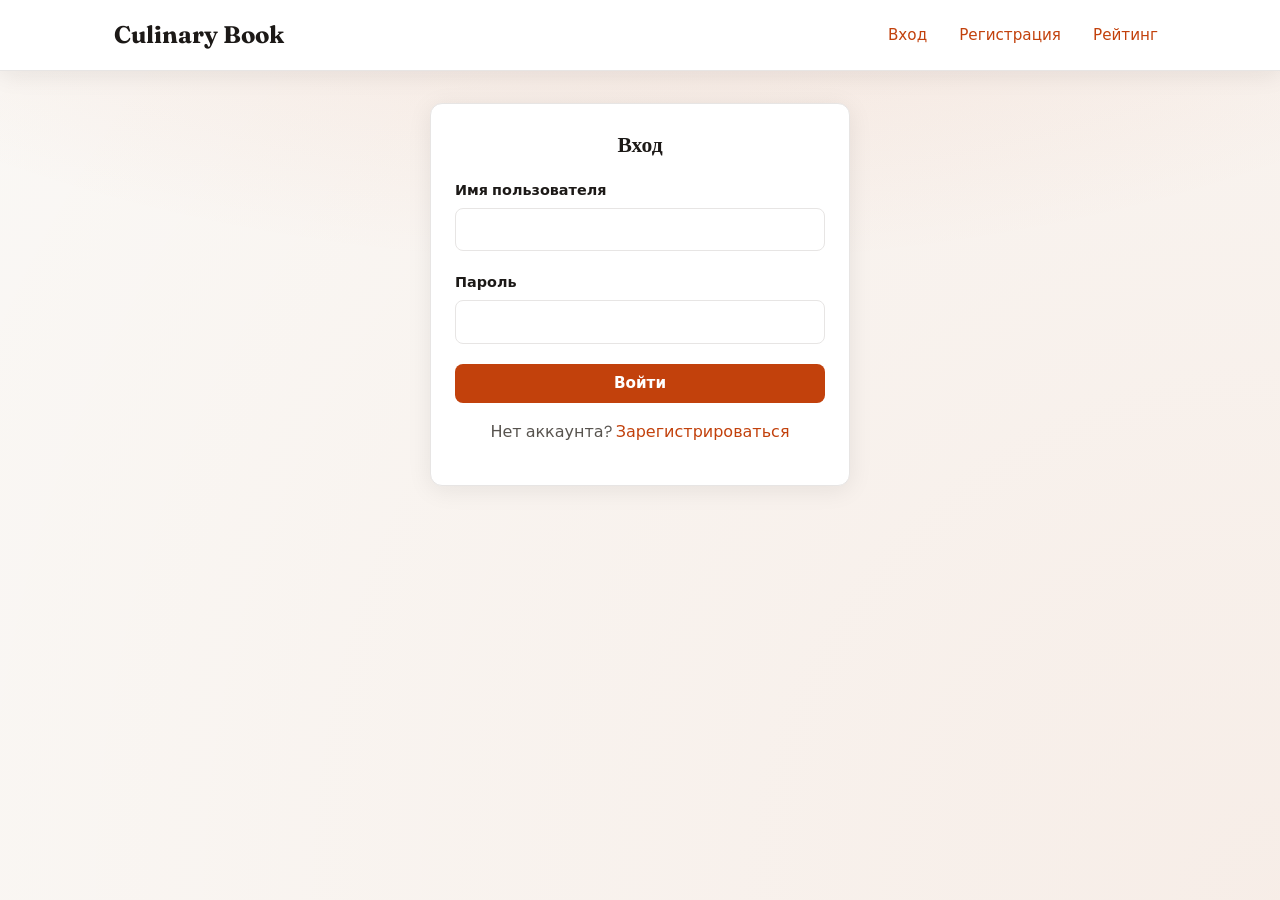
<file: Frontend/login.html>
<!DOCTYPE html>
<html lang="ru">
<head>
    <meta charset="UTF-8">
    <meta name="viewport" content="width=device-width, initial-scale=1.0">
    <title>Вход — Culinary Book</title>
    <link rel="stylesheet" href="styles.css">
</head>
<body>
    <header class="site-header">
        <div class="site-header__inner">
            <a href="/index.html" class="site-logo">Culinary Book</a>
            <nav class="site-nav" id="site-nav"></nav>
        </div>
    </header>

    <main>
        <div class="card form-card">
            <h1 class="section-title text-center">Вход</h1>
            <div id="login-alert" class="alert alert-error hidden"></div>
            <form id="login-form">
                <div class="form-group">
                    <label for="login">Имя пользователя</label>
                    <input type="text" id="login" required autocomplete="username">
                </div>
                <div class="form-group">
                    <label for="password">Пароль</label>
                    <input type="password" id="password" required autocomplete="current-password">
                </div>
                <button type="submit" class="btn btn-primary" style="width:100%">Войти</button>
            </form>
            <p class="text-center mt-1 text-muted">
                Нет аккаунта? <a href="/register.html">Зарегистрироваться</a>
            </p>
        </div>
    </main>

    <script src="config.js"></script>
    <script src="app.js"></script>
    <script src="login.js"></script>
</body>
</html>
</file>
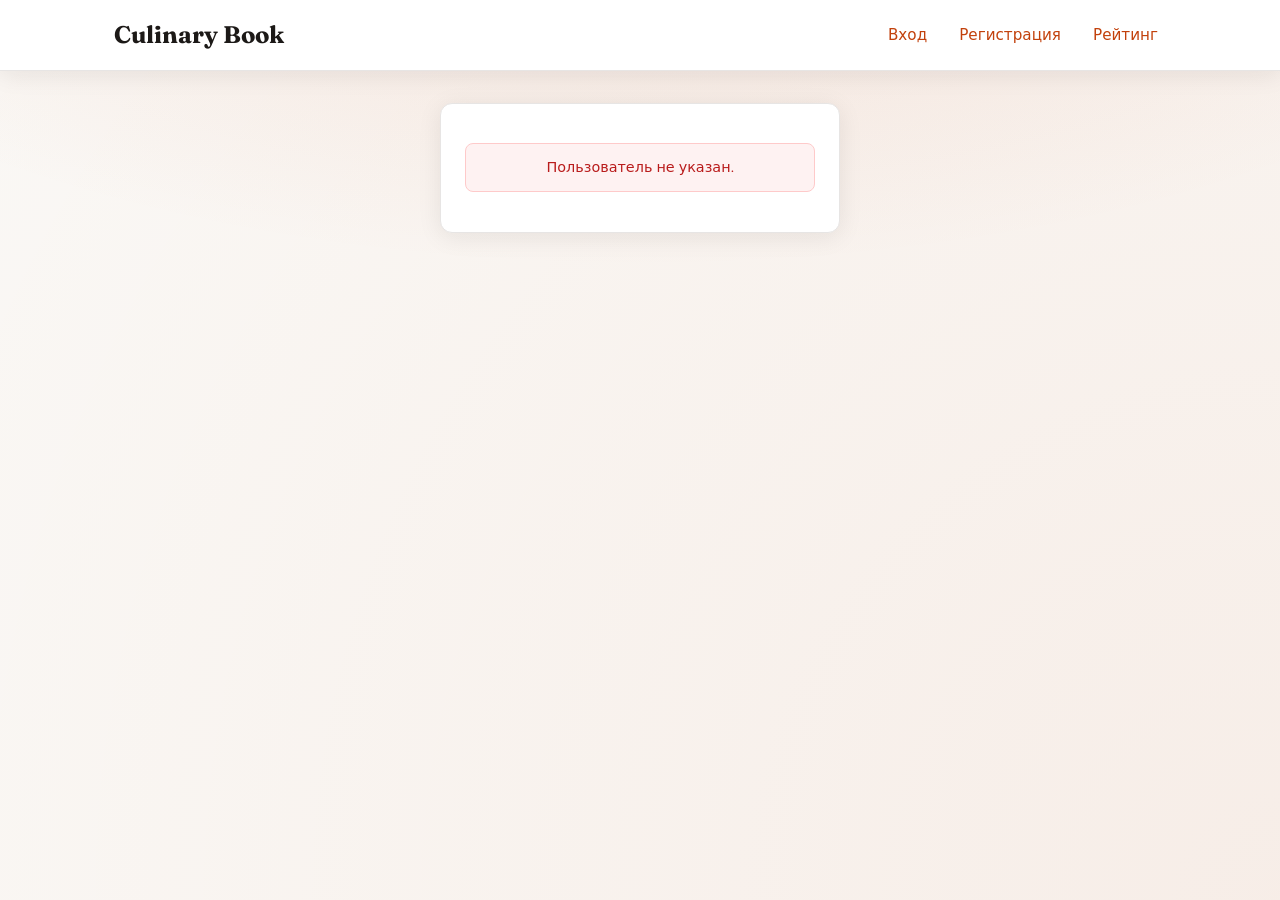
<file: Frontend/profile.html>
<!DOCTYPE html>
<html lang="ru">
<head>
    <meta charset="UTF-8">
    <meta name="viewport" content="width=device-width, initial-scale=1.0">
    <title>Профиль — Culinary Book</title>
    <link rel="stylesheet" href="styles.css">
</head>
<body>
    <header class="site-header">
        <div class="site-header__inner">
            <a href="/index.html" class="site-logo">Culinary Book</a>
            <nav class="site-nav" id="site-nav"></nav>
        </div>
    </header>

    <main>
        <div class="card profile-card" id="profile-content">
            <p class="text-muted">Загрузка профиля…</p>
        </div>
    </main>

    <script src="config.js"></script>
    <script src="app.js"></script>
    <script src="profile.js"></script>
</body>
</html>
</file>
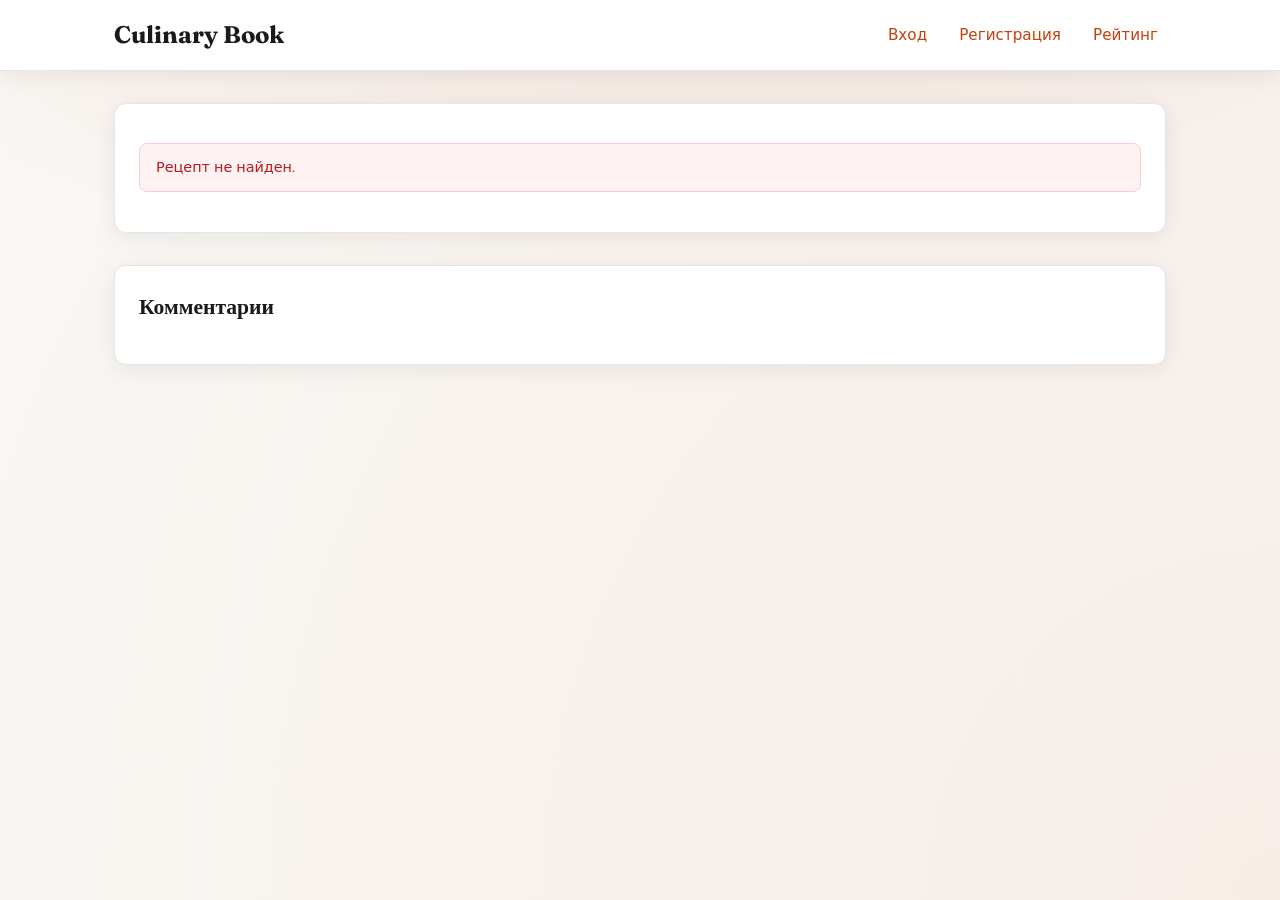
<file: Frontend/recipe.html>
<!DOCTYPE html>
<html lang="ru">
<head>
    <meta charset="UTF-8">
    <meta name="viewport" content="width=device-width, initial-scale=1.0">
    <title>Рецепт — Culinary Book</title>
    <link rel="stylesheet" href="styles.css">
</head>
<body>
    <header class="site-header">
        <div class="site-header__inner">
            <a href="/index.html" class="site-logo">Culinary Book</a>
            <nav class="site-nav" id="site-nav"></nav>
            <span id="user-rating-badge" class="user-badge hidden"></span>
        </div>
    </header>

    <main>
        <section id="recipe-details" class="card recipe-detail">
            <p class="text-muted">Загрузка…</p>
        </section>

        <div id="add-to-book-section" class="card hidden">
            <button type="button" class="btn btn-primary" id="add-to-book-button">Добавить в мою книгу</button>
        </div>

        <section class="card comments-section" id="comments-section">
            <h2 class="section-title">Комментарии</h2>
            <div id="comments-list"></div>

            <div id="comment-form-section" class="hidden mt-1">
                <h3>Оставить комментарий</h3>
                <p class="form-hint">Нельзя комментировать свой рецепт. Добавьте текст и ссылку на фото (URL).</p>
                <form id="comment-form">
                    <div class="form-group">
                        <label for="comment-text">Текст</label>
                        <textarea id="comment-text" rows="3" required placeholder="Ваш отзыв о рецепте…"></textarea>
                    </div>
                    <div class="form-group">
                        <label for="comment-image">Ссылка на фото (необязательно)</label>
                        <input type="url" id="comment-image" placeholder="https://…">
                    </div>
                    <button type="submit" class="btn btn-primary">Отправить</button>
                </form>
            </div>
            <p id="comment-login-hint" class="text-muted hidden">
                <a href="/login.html">Войдите</a>, чтобы оставить комментарий.
            </p>
        </section>
    </main>

    <script src="config.js"></script>
    <script src="app.js"></script>
    <script src="recipe.js"></script>
</body>
</html>
</file>
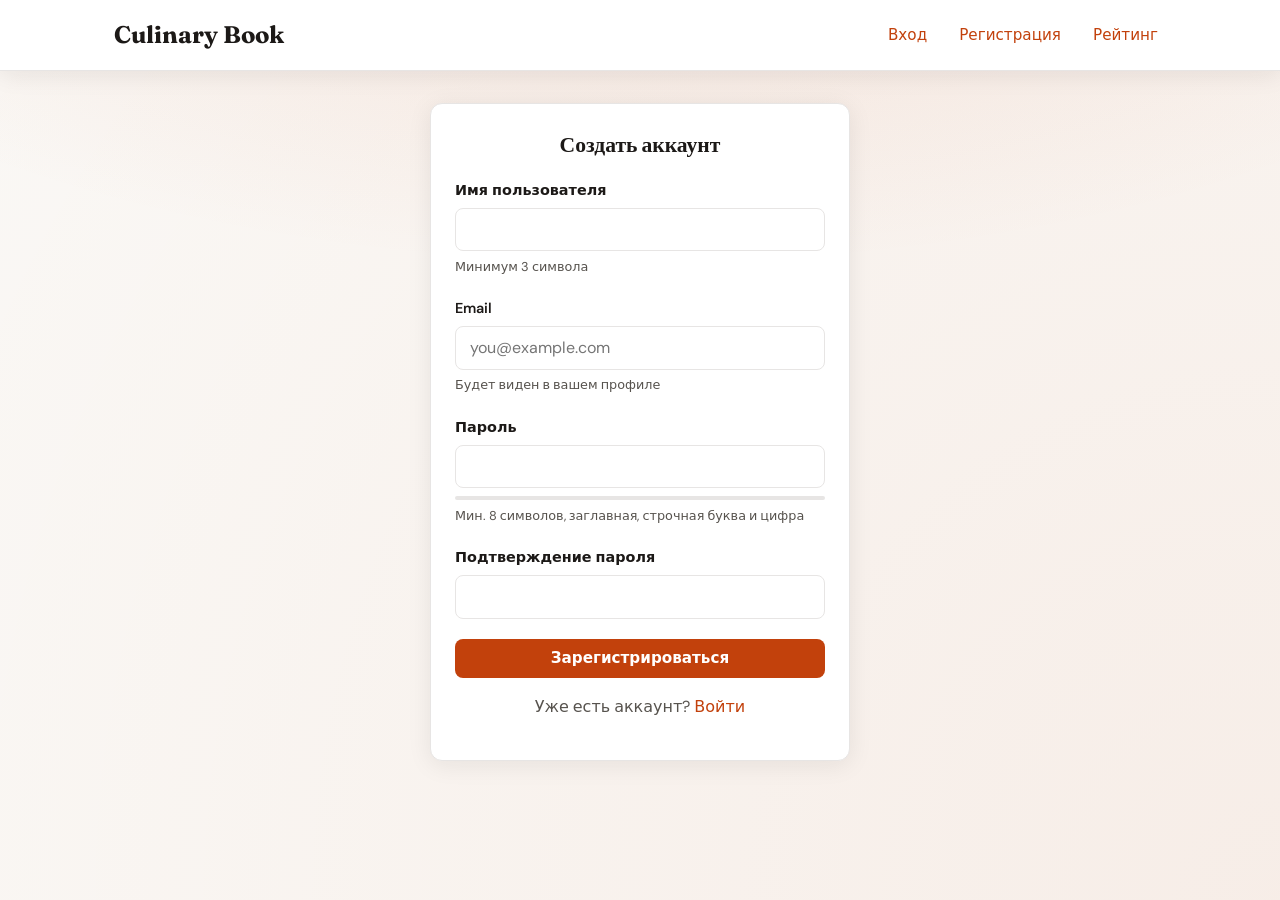
<file: Frontend/register.html>
<!DOCTYPE html>
<html lang="ru">
<head>
    <meta charset="UTF-8">
    <meta name="viewport" content="width=device-width, initial-scale=1.0">
    <title>Регистрация — Culinary Book</title>
    <link rel="stylesheet" href="styles.css">
</head>
<body>
    <header class="site-header">
        <div class="site-header__inner">
            <a href="/index.html" class="site-logo">Culinary Book</a>
            <nav class="site-nav" id="site-nav"></nav>
        </div>
    </header>

    <main>
        <div class="card form-card">
            <h1 class="section-title text-center">Создать аккаунт</h1>
            <div id="register-alert" class="alert alert-error hidden"></div>
            <form id="register-form">
                <div class="form-group">
                    <label for="login">Имя пользователя</label>
                    <input type="text" id="login" name="login" required minlength="3" autocomplete="username">
                    <p class="form-hint">Минимум 3 символа</p>
                </div>
                <div class="form-group">
                    <label for="email">Email</label>
                    <input type="email" id="email" name="email" required autocomplete="email" placeholder="you@example.com">
                    <p class="form-hint">Будет виден в вашем профиле</p>
                </div>
                <div class="form-group">
                    <label for="password">Пароль</label>
                    <input type="password" id="password" name="password" required autocomplete="new-password">
                    <div class="strength-meter" id="strength-meter">
                        <div class="strength-meter__bar"></div>
                    </div>
                    <p class="form-hint" id="strength-hint">Мин. 8 символов, заглавная, строчная буква и цифра</p>
                </div>
                <div class="form-group">
                    <label for="password-confirm">Подтверждение пароля</label>
                    <input type="password" id="password-confirm" required autocomplete="new-password">
                    <p class="form-error hidden" id="confirm-error">Пароли не совпадают</p>
                </div>
                <button type="submit" class="btn btn-primary" style="width:100%">Зарегистрироваться</button>
            </form>
            <p class="text-center mt-1 text-muted">Уже есть аккаунт? <a href="/login.html">Войти</a></p>
        </div>
    </main>

    <script src="config.js"></script>
    <script src="app.js"></script>
    <script src="register.js"></script>
</body>
</html>
</file>
<file: Frontend/styles.css>
@import url("https://fonts.googleapis.com/css2?family=DM+Sans:ital,opsz,wght@0,9..40,400;0,9..40,500;0,9..40,600;0,9..40,700;1,9..40,400&family=Fraunces:opsz,wght@9..144,600;9..144,700&display=swap");

:root {
  --bg: #faf8f5;
  --surface: #ffffff;
  --surface-2: #f3efe8;
  --text: #1c1917;
  --text-muted: #57534e;
  --accent: #c2410c;
  --accent-hover: #9a3412;
  --accent-soft: #ffedd5;
  --border: #e7e5e4;
  --success: #15803d;
  --danger: #b91c1c;
  --shadow: 0 4px 24px rgba(28, 25, 23, 0.08);
  --radius: 12px;
  --radius-sm: 8px;
  --font: "DM Sans", system-ui, sans-serif;
  --font-display: "Fraunces", Georgia, serif;
  --max-width: 1100px;
}

*,
*::before,
*::after {
  box-sizing: border-box;
}

html {
  scroll-behavior: smooth;
}

body {
  margin: 0;
  min-height: 100vh;
  font-family: var(--font);
  font-size: 16px;
  line-height: 1.6;
  color: var(--text);
  background: var(--bg);
  background-image:
    radial-gradient(ellipse 80% 50% at 50% -20%, rgba(194, 65, 12, 0.12), transparent),
    radial-gradient(circle at 100% 100%, rgba(194, 65, 12, 0.06), transparent);
}

a {
  color: var(--accent);
  text-decoration: none;
  font-weight: 500;
}

a:hover {
  color: var(--accent-hover);
  text-decoration: underline;
}

/* Layout */
.site-header {
  background: var(--surface);
  border-bottom: 1px solid var(--border);
  box-shadow: var(--shadow);
  position: sticky;
  top: 0;
  z-index: 100;
}

.site-header__inner {
  max-width: var(--max-width);
  margin: 0 auto;
  padding: 1rem 1.5rem;
  display: flex;
  flex-wrap: wrap;
  align-items: center;
  justify-content: space-between;
  gap: 1rem;
}

.site-logo {
  font-family: var(--font-display);
  font-size: 1.5rem;
  font-weight: 700;
  color: var(--text);
  text-decoration: none;
}

.site-logo:hover {
  color: var(--accent);
  text-decoration: none;
}

.site-nav {
  display: flex;
  flex-wrap: wrap;
  align-items: center;
  gap: 0.5rem 1rem;
}

.site-nav a {
  font-size: 0.95rem;
  padding: 0.35rem 0.5rem;
  border-radius: var(--radius-sm);
}

.site-nav a:hover {
  background: var(--accent-soft);
  text-decoration: none;
}

.user-badge {
  display: inline-flex;
  align-items: center;
  gap: 0.5rem;
  padding: 0.35rem 0.75rem;
  background: var(--accent-soft);
  color: var(--accent-hover);
  border-radius: 999px;
  font-size: 0.875rem;
  font-weight: 600;
}

main {
  max-width: var(--max-width);
  margin: 0 auto;
  padding: 2rem 1.5rem 4rem;
}

.site-footer {
  text-align: center;
  padding: 2rem 1.5rem;
  color: var(--text-muted);
  font-size: 0.875rem;
  border-top: 1px solid var(--border);
  margin-top: 2rem;
}

/* Hero */
.hero {
  text-align: center;
  padding: 2rem 0 2.5rem;
}

.hero h1 {
  font-family: var(--font-display);
  font-size: clamp(2rem, 5vw, 2.75rem);
  font-weight: 700;
  margin: 0 0 0.5rem;
  line-height: 1.2;
}

.hero p {
  color: var(--text-muted);
  font-size: 1.1rem;
  margin: 0;
  max-width: 520px;
  margin-left: auto;
  margin-right: auto;
}

/* Cards & sections */
.card {
  background: var(--surface);
  border: 1px solid var(--border);
  border-radius: var(--radius);
  padding: 1.5rem;
  box-shadow: var(--shadow);
  margin-bottom: 1.5rem;
}

.card h2,
.card h3 {
  font-family: var(--font-display);
  margin-top: 0;
}

.section-title {
  font-family: var(--font-display);
  font-size: 1.35rem;
  margin: 0 0 1rem;
}

/* Buttons */
.btn {
  display: inline-flex;
  align-items: center;
  justify-content: center;
  gap: 0.4rem;
  padding: 0.6rem 1.2rem;
  font-family: inherit;
  font-size: 0.95rem;
  font-weight: 600;
  border: none;
  border-radius: var(--radius-sm);
  cursor: pointer;
  transition: background 0.15s, transform 0.1s, box-shadow 0.15s;
}

.btn:active {
  transform: scale(0.98);
}

.btn-primary {
  background: var(--accent);
  color: white;
}

.btn-primary:hover {
  background: var(--accent-hover);
}

.btn-secondary {
  background: var(--surface-2);
  color: var(--text);
  border: 1px solid var(--border);
}

.btn-secondary:hover {
  background: var(--border);
}

.btn-danger {
  background: var(--danger);
  color: white;
}

.btn-danger:hover {
  background: #991b1b;
}

.btn-sm {
  padding: 0.35rem 0.75rem;
  font-size: 0.85rem;
}

.btn-group {
  display: flex;
  flex-wrap: wrap;
  gap: 0.5rem;
}

/* Forms */
.form-card {
  max-width: 420px;
  margin: 0 auto;
}

.form-group {
  margin-bottom: 1.25rem;
  text-align: left;
}

.form-group label {
  display: block;
  font-weight: 600;
  font-size: 0.9rem;
  margin-bottom: 0.35rem;
  color: var(--text);
}

.form-group input,
.form-group textarea,
.form-group select {
  width: 100%;
  padding: 0.65rem 0.85rem;
  font-family: inherit;
  font-size: 1rem;
  border: 1px solid var(--border);
  border-radius: var(--radius-sm);
  background: var(--surface);
  color: var(--text);
  transition: border-color 0.15s, box-shadow 0.15s;
}

.form-group input:focus,
.form-group textarea:focus,
.form-group select:focus {
  outline: none;
  border-color: var(--accent);
  box-shadow: 0 0 0 3px rgba(194, 65, 12, 0.15);
}

.form-hint {
  font-size: 0.8rem;
  color: var(--text-muted);
  margin-top: 0.35rem;
}

.form-error {
  font-size: 0.85rem;
  color: var(--danger);
  margin-top: 0.35rem;
}

/* Password strength */
.strength-meter {
  height: 4px;
  background: var(--border);
  border-radius: 2px;
  margin-top: 0.5rem;
  overflow: hidden;
}

.strength-meter__bar {
  height: 100%;
  width: 0;
  border-radius: 2px;
  transition: width 0.2s, background 0.2s;
}

.strength-weak .strength-meter__bar { width: 33%; background: var(--danger); }
.strength-medium .strength-meter__bar { width: 66%; background: #ca8a04; }
.strength-strong .strength-meter__bar { width: 100%; background: var(--success); }

/* Search */
.search-bar {
  display: flex;
  flex-wrap: wrap;
  gap: 0.75rem;
  margin-bottom: 1.5rem;
}

.search-bar input {
  flex: 1;
  min-width: 200px;
  padding: 0.65rem 1rem;
  border: 1px solid var(--border);
  border-radius: var(--radius-sm);
  font-size: 1rem;
}

.search-bar select {
  padding: 0.65rem 1rem;
  border: 1px solid var(--border);
  border-radius: var(--radius-sm);
  background: var(--surface);
  min-width: 160px;
}

/* Recipe grid */
.recipe-grid {
  display: grid;
  grid-template-columns: repeat(auto-fill, minmax(260px, 1fr));
  gap: 1.25rem;
}

.recipe-card {
  background: var(--surface);
  border: 1px solid var(--border);
  border-radius: var(--radius);
  overflow: hidden;
  box-shadow: var(--shadow);
  transition: transform 0.15s, box-shadow 0.15s;
}

.recipe-card:hover {
  transform: translateY(-2px);
  box-shadow: 0 8px 32px rgba(28, 25, 23, 0.12);
}

.recipe-card__image {
  width: 100%;
  height: 160px;
  object-fit: cover;
  background: var(--surface-2);
}

.recipe-card__body {
  padding: 1rem 1.25rem 1.25rem;
}

.recipe-card__title {
  font-family: var(--font-display);
  font-size: 1.15rem;
  margin: 0 0 0.5rem;
}

.recipe-card__meta {
  font-size: 0.85rem;
  color: var(--text-muted);
  margin-bottom: 0.75rem;
}

/* Recipe list (dashboard) */
.recipe-list {
  list-style: none;
  padding: 0;
  margin: 0;
}

.recipe-list__item {
  display: flex;
  flex-wrap: wrap;
  align-items: center;
  justify-content: space-between;
  gap: 0.75rem;
  padding: 1rem 1.25rem;
  background: var(--surface);
  border: 1px solid var(--border);
  border-radius: var(--radius-sm);
  margin-bottom: 0.75rem;
}

.recipe-list__item:hover {
  border-color: var(--accent);
}

.recipe-list__title {
  font-weight: 600;
  cursor: pointer;
  flex: 1;
  min-width: 150px;
}

.recipe-list__title:hover {
  color: var(--accent);
}

.badge {
  display: inline-block;
  padding: 0.2rem 0.6rem;
  font-size: 0.75rem;
  font-weight: 600;
  border-radius: 999px;
  text-transform: uppercase;
  letter-spacing: 0.03em;
}

.badge-published {
  background: #dcfce7;
  color: var(--success);
}

.badge-draft {
  background: var(--surface-2);
  color: var(--text-muted);
}

/* Recipe detail */
.recipe-detail h2 {
  font-family: var(--font-display);
  font-size: 2rem;
  margin-top: 0;
}

.recipe-detail h3 {
  font-family: var(--font-display);
  font-size: 1.2rem;
  margin: 1.5rem 0 0.75rem;
  color: var(--text);
}

.recipe-detail ul,
.recipe-detail ol {
  padding-left: 1.25rem;
}

.recipe-detail li {
  margin-bottom: 0.75rem;
}

.recipe-detail img {
  max-width: 100%;
  height: auto;
  border-radius: var(--radius-sm);
  margin-top: 0.5rem;
  box-shadow: var(--shadow);
}

.author-link {
  display: inline-flex;
  align-items: center;
  gap: 0.5rem;
  margin: 1rem 0;
  padding: 0.5rem 1rem;
  background: var(--surface-2);
  border-radius: var(--radius-sm);
}

/* Comments */
.comments-section {
  margin-top: 2rem;
}

.comment {
  background: var(--surface);
  border: 1px solid var(--border);
  border-radius: var(--radius);
  padding: 1rem 1.25rem;
  margin-bottom: 1rem;
}

.comment__header {
  display: flex;
  flex-wrap: wrap;
  justify-content: space-between;
  align-items: baseline;
  gap: 0.5rem;
  margin-bottom: 0.5rem;
}

.comment__author {
  font-weight: 600;
}

.comment__author a {
  color: var(--text);
}

.comment__author a:hover {
  color: var(--accent);
}

.comment__date {
  font-size: 0.8rem;
  color: var(--text-muted);
}

.comment__text {
  margin: 0 0 0.75rem;
  white-space: pre-wrap;
}

.comment__images {
  display: flex;
  flex-wrap: wrap;
  gap: 0.5rem;
}

.comment__images img {
  width: 120px;
  height: 120px;
  object-fit: cover;
  border-radius: var(--radius-sm);
}

.comment textarea {
  width: 100%;
  margin-top: 0.75rem;
  padding: 0.65rem 0.85rem;
  font-family: inherit;
  font-size: 0.95rem;
  border: 1px solid var(--border);
  border-radius: var(--radius-sm);
  resize: vertical;
}

/* Profile */
.profile-card {
  text-align: center;
  max-width: 400px;
  margin: 0 auto;
}

.profile-avatar {
  width: 80px;
  height: 80px;
  border-radius: 50%;
  background: var(--accent-soft);
  color: var(--accent);
  font-family: var(--font-display);
  font-size: 2rem;
  font-weight: 700;
  display: flex;
  align-items: center;
  justify-content: center;
  margin: 0 auto 1rem;
}

.profile-email {
  color: var(--text-muted);
  word-break: break-all;
}

/* Ratings table */
.ratings-list {
  list-style: none;
  padding: 0;
  margin: 0;
  counter-reset: rank;
}

.ratings-list li {
  counter-increment: rank;
  display: flex;
  align-items: center;
  gap: 1rem;
  padding: 1rem 1.25rem;
  background: var(--surface);
  border: 1px solid var(--border);
  border-radius: var(--radius-sm);
  margin-bottom: 0.5rem;
}

.ratings-list li::before {
  content: counter(rank);
  font-family: var(--font-display);
  font-weight: 700;
  font-size: 1.25rem;
  color: var(--accent);
  min-width: 2rem;
}

.ratings-list__score {
  margin-left: auto;
  font-weight: 700;
  color: var(--accent);
}

/* Alerts & messages */
.alert {
  padding: 0.75rem 1rem;
  border-radius: var(--radius-sm);
  margin-bottom: 1rem;
  font-size: 0.9rem;
}

.alert-error {
  background: #fef2f2;
  color: var(--danger);
  border: 1px solid #fecaca;
}

.alert-success {
  background: #f0fdf4;
  color: var(--success);
  border: 1px solid #bbf7d0;
}

/* Editor lists */
.editor-list {
  list-style: none;
  padding: 0;
  margin: 0.5rem 0 1rem;
}

.editor-list li {
  display: flex;
  align-items: flex-start;
  gap: 0.5rem;
  padding: 0.5rem 0;
  border-bottom: 1px solid var(--border);
}

.editor-list li img {
  max-width: 120px;
  border-radius: var(--radius-sm);
}

.step-editor {
  width: 100%;
}

.step-editor textarea {
  width: 100%;
  padding: 0.65rem 0.85rem;
  font-family: inherit;
  font-size: 0.95rem;
  border: 1px solid var(--border);
  border-radius: var(--radius-sm);
  resize: vertical;
}

.step-image {
  display: flex;
  flex-wrap: wrap;
  align-items: center;
  gap: 0.75rem;
  margin-top: 0.75rem;
}

/* Utilities */
.text-muted { color: var(--text-muted); }
.text-center { text-align: center; }
.mt-1 { margin-top: 1rem; }
.mb-0 { margin-bottom: 0; }
.hidden { display: none !important; }

@media (max-width: 600px) {
  .site-header__inner {
    flex-direction: column;
    align-items: stretch;
  }

  .recipe-list__item {
    flex-direction: column;
    align-items: stretch;
  }

  .btn-group {
    width: 100%;
  }

  .btn-group .btn {
    flex: 1;
  }
}
</file>
